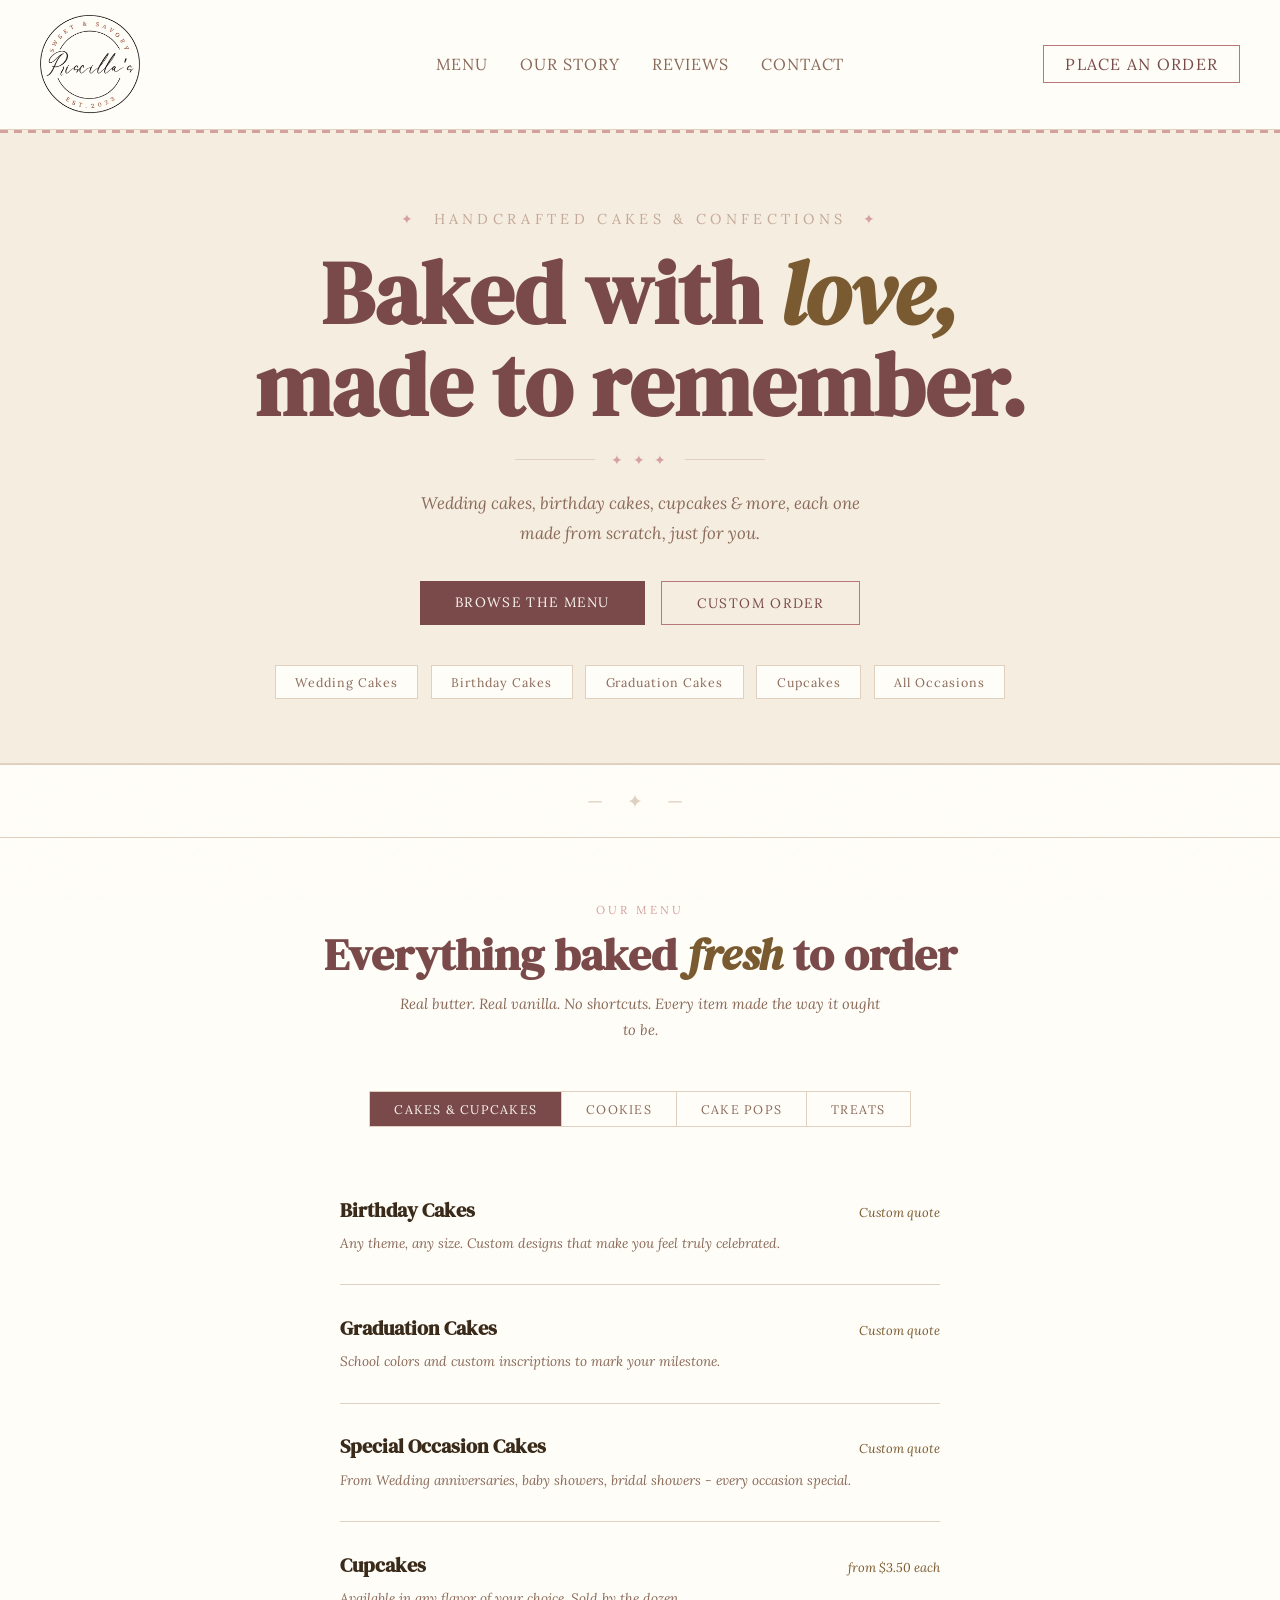
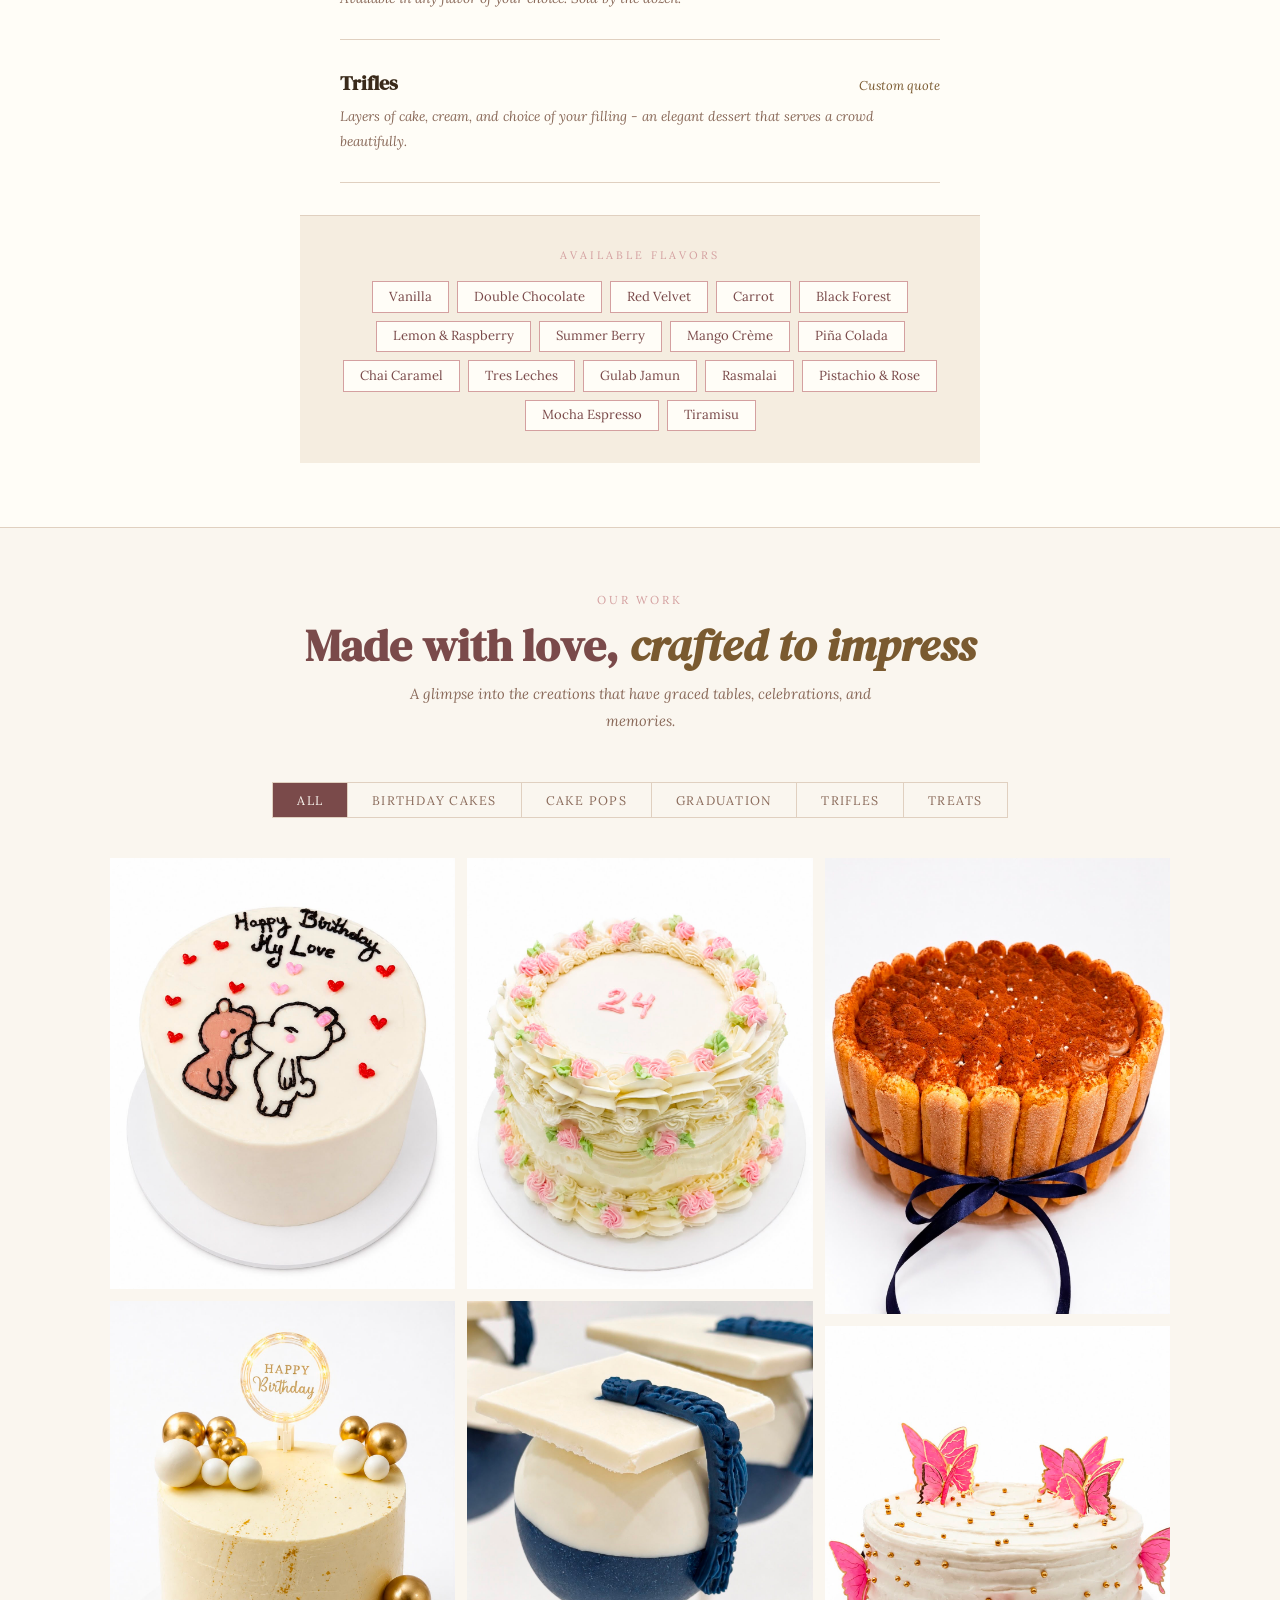
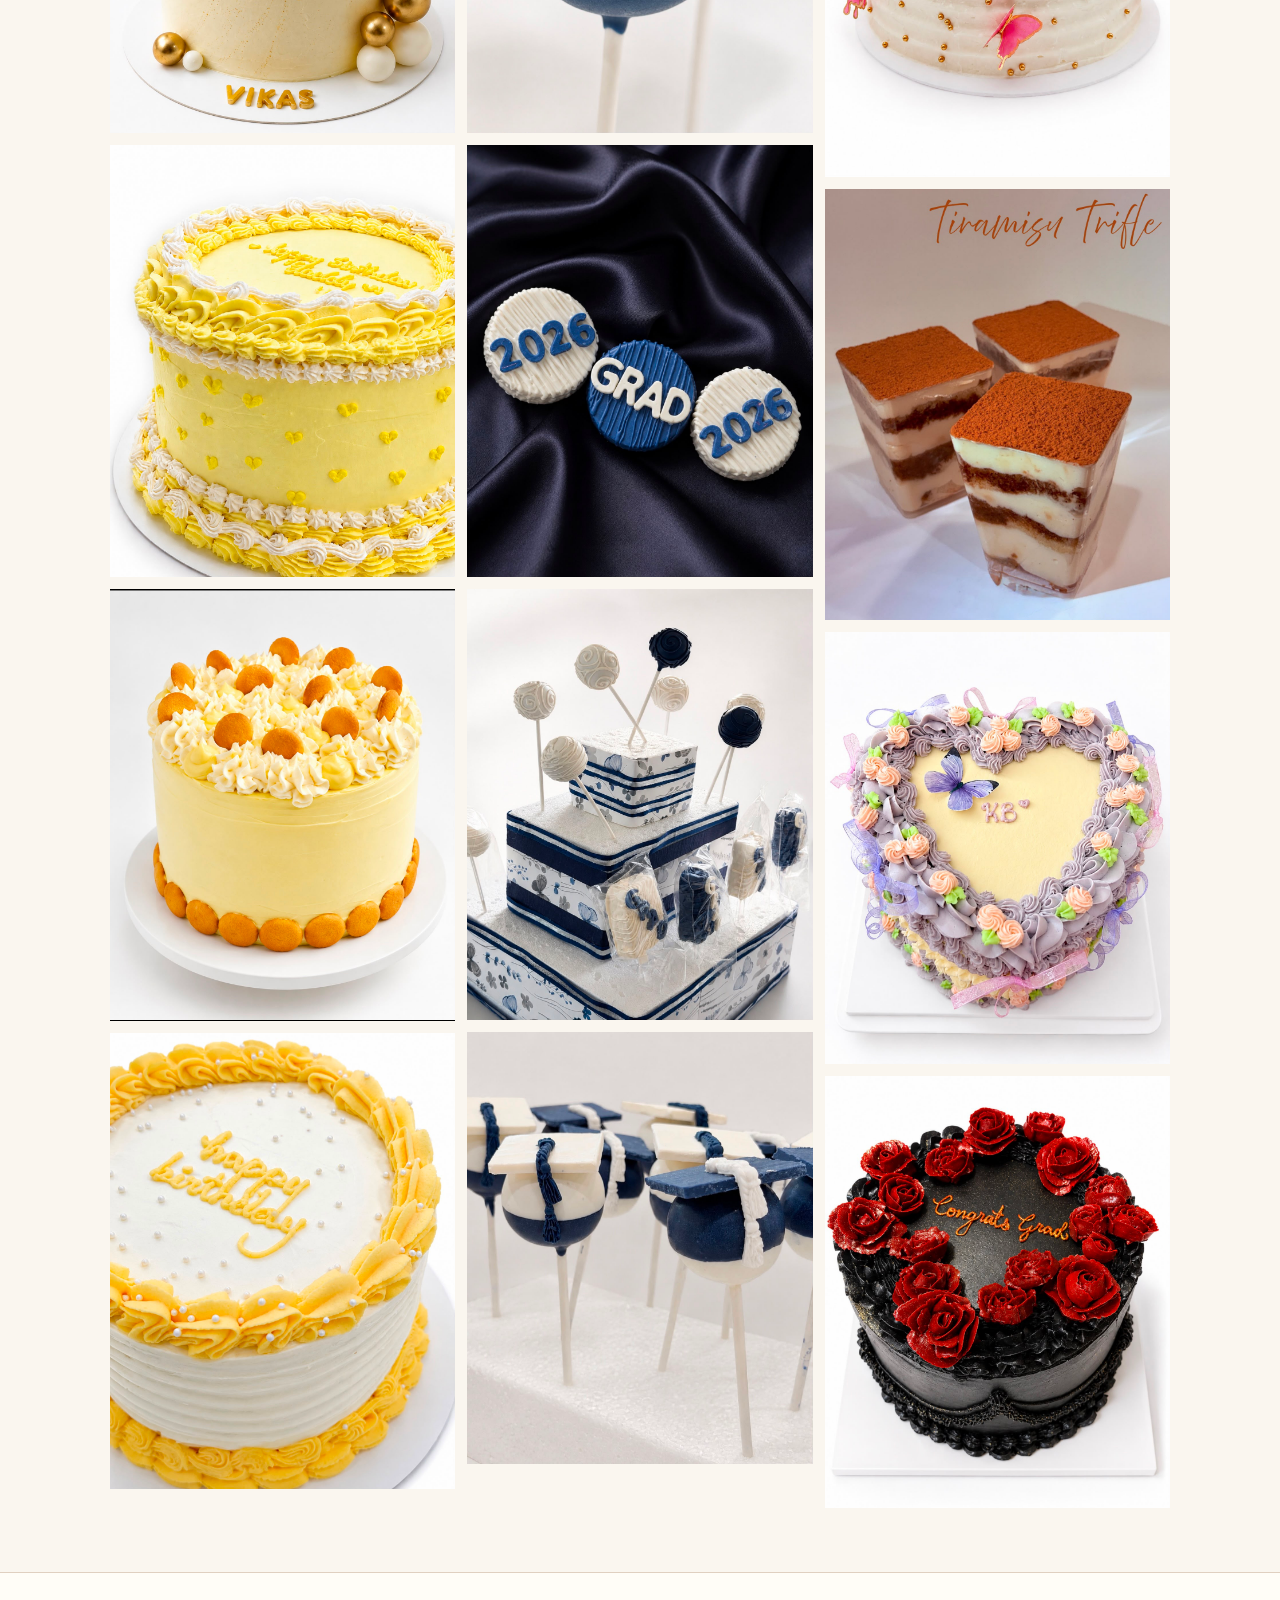
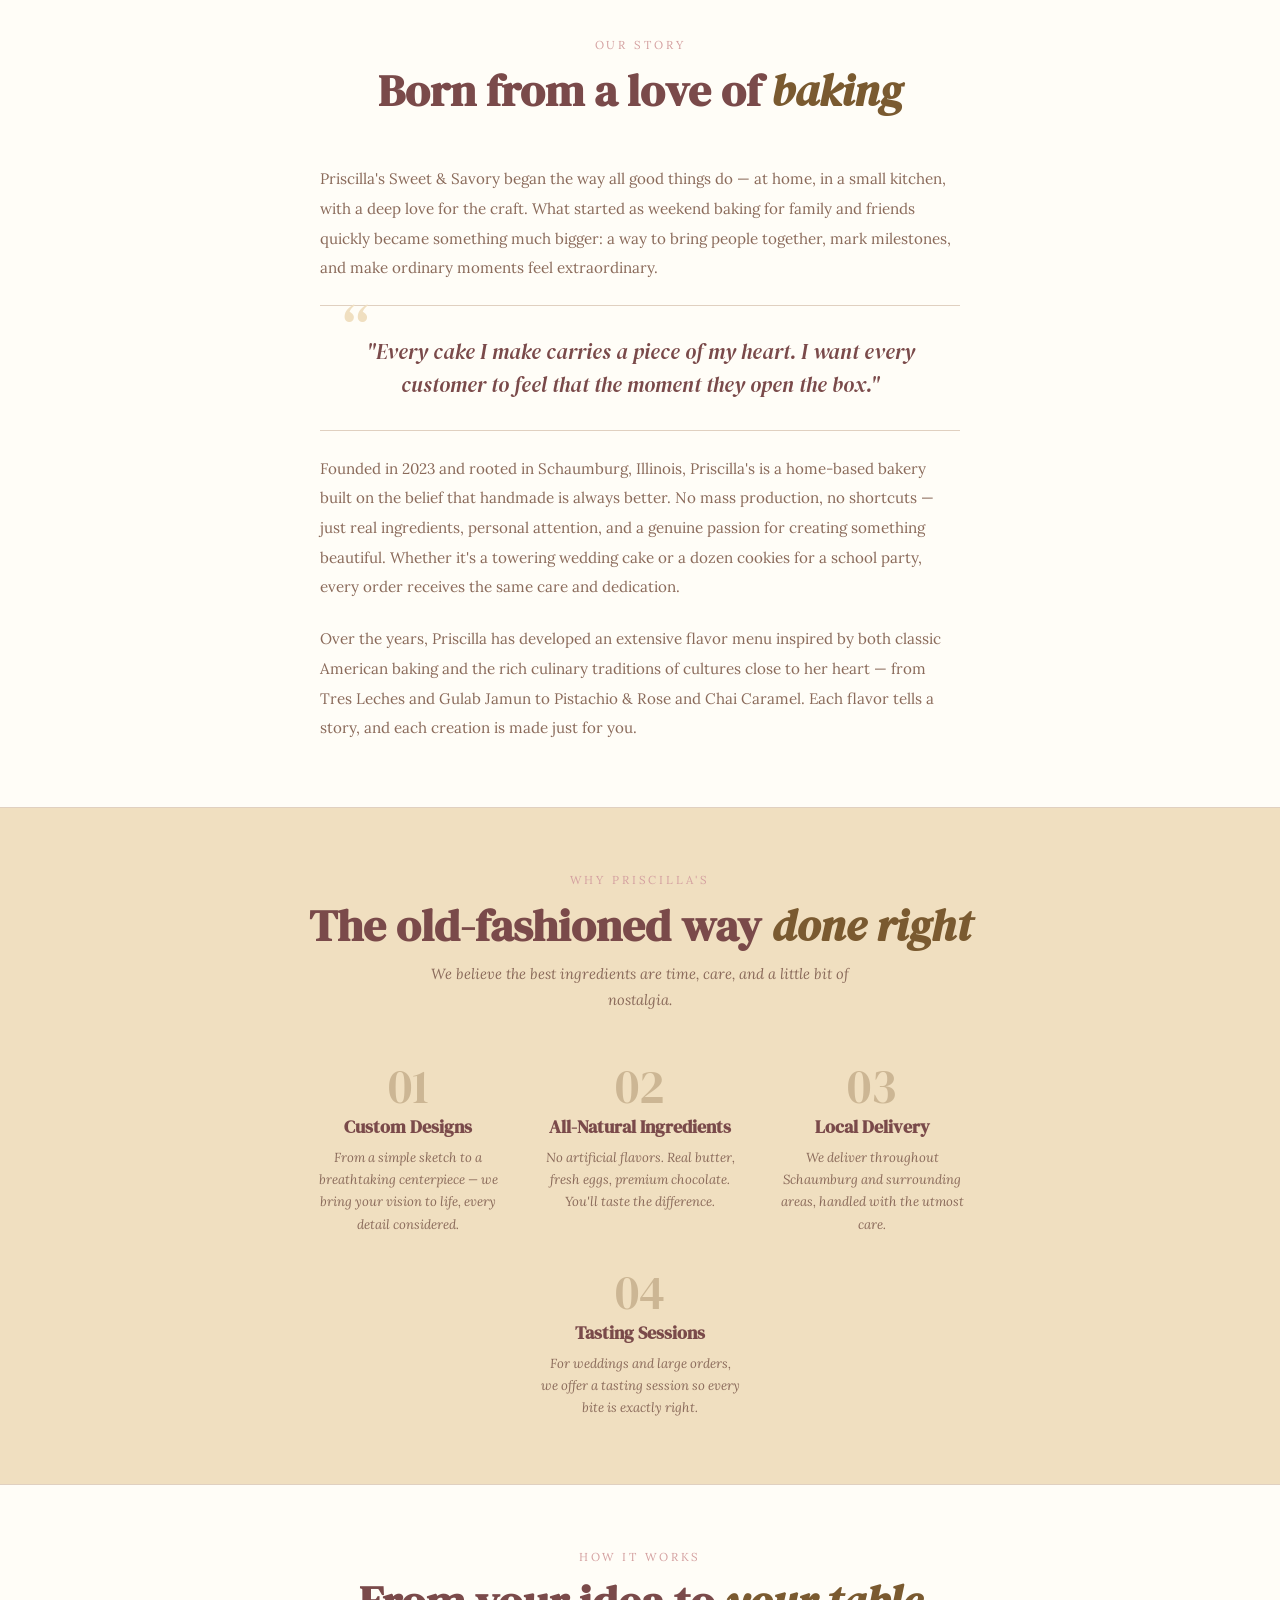
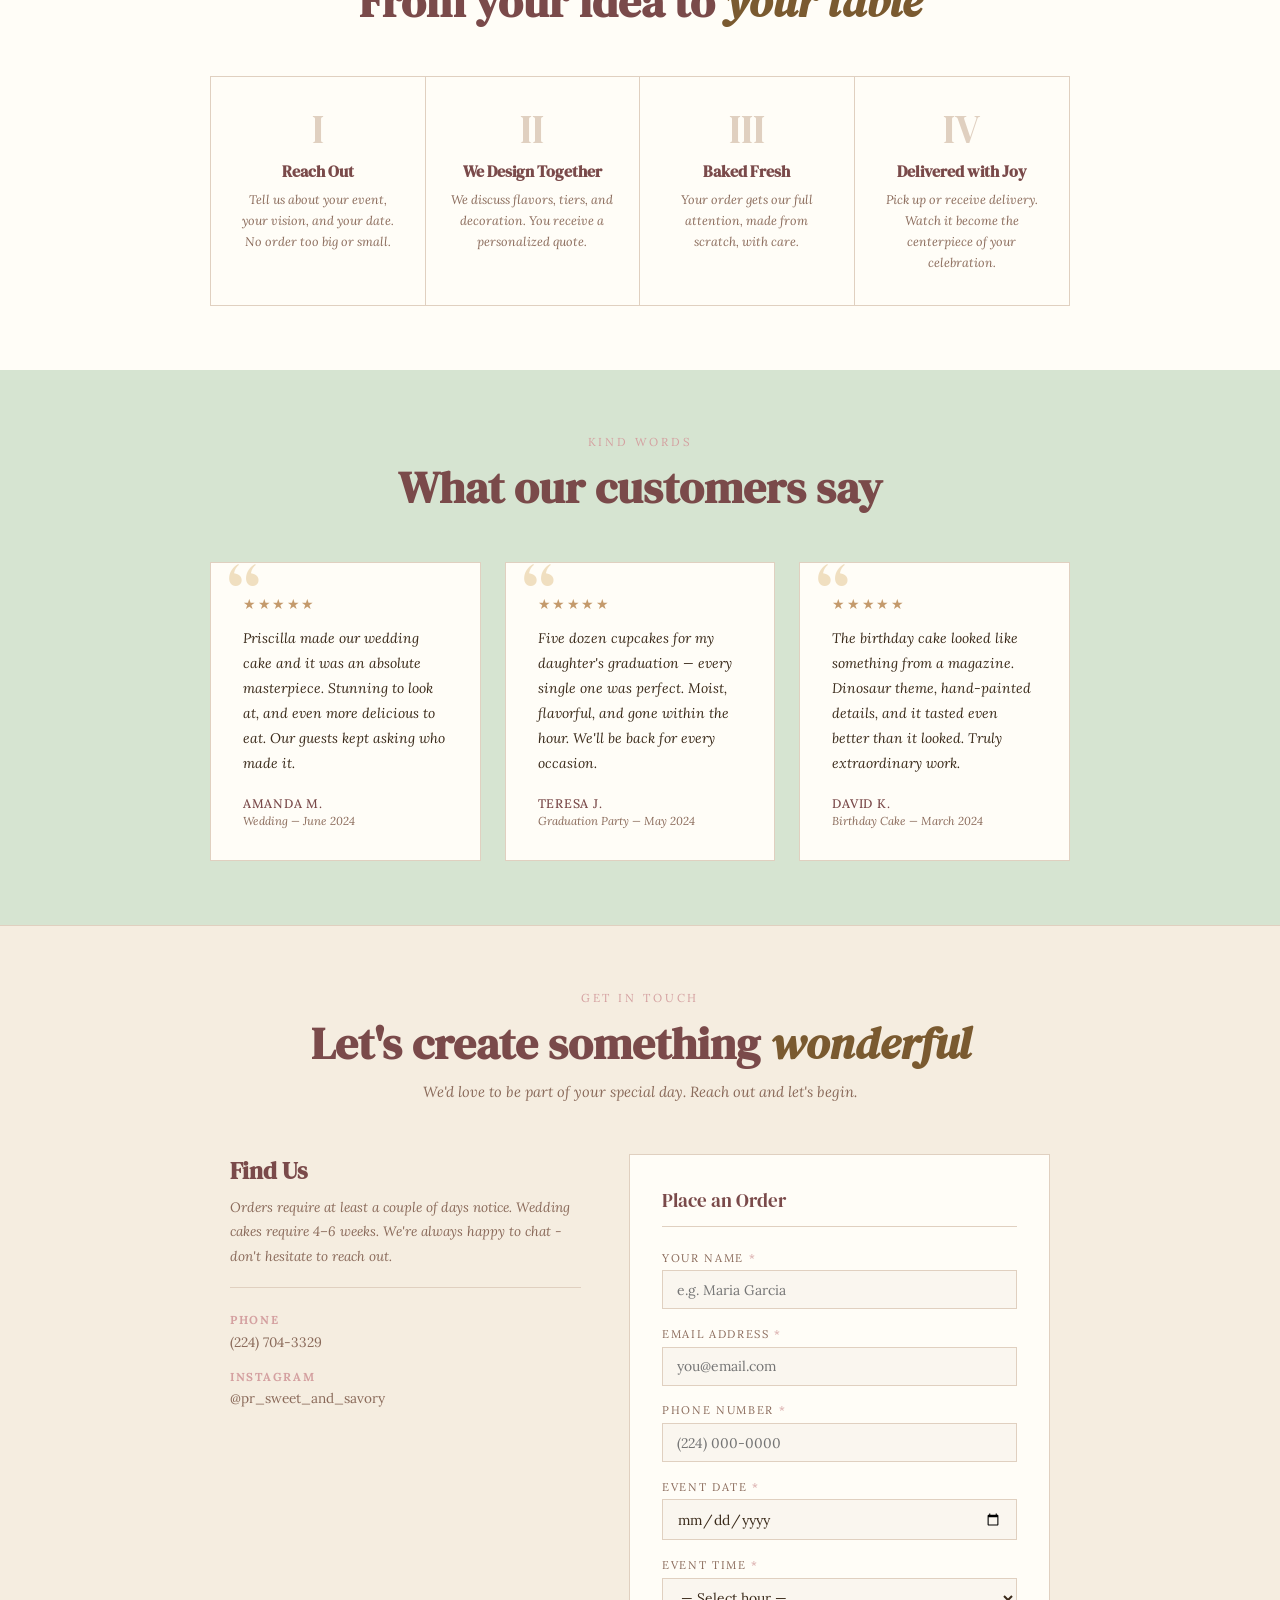
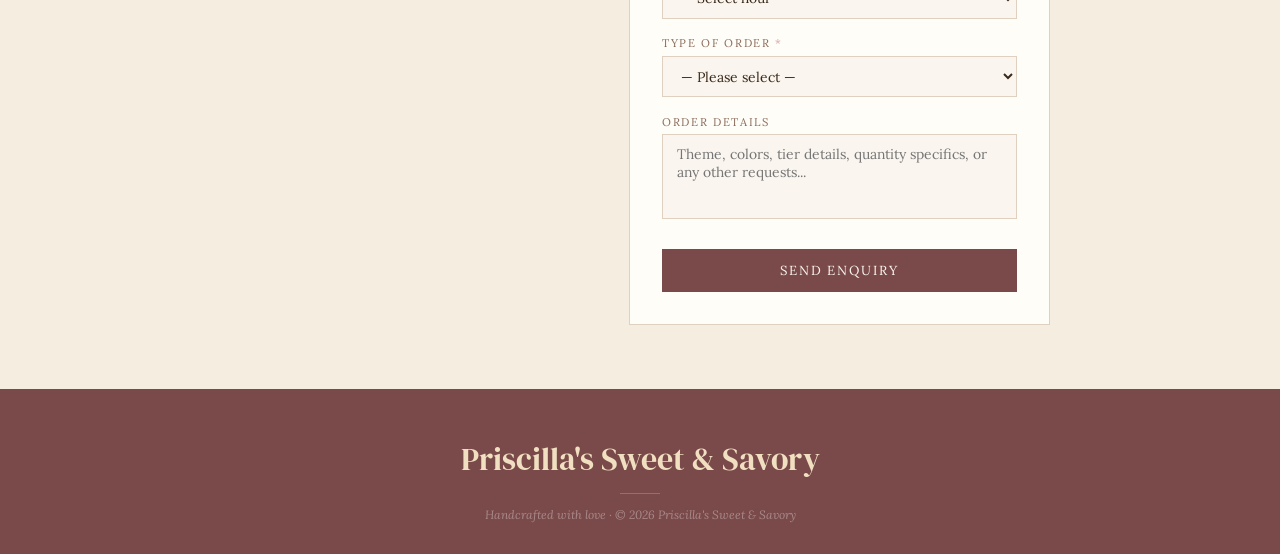
<file: index.html>
<!DOCTYPE html>
<html lang="en">
<head>
  <meta charset="UTF-8">
  <meta name="viewport" content="width=device-width, initial-scale=1.0, viewport-fit=cover">
  <meta name="theme-color" content="#faf6ef">
  <title>Priscilla's Sweet &amp; Savory</title>
  <link rel="stylesheet" href="css/styles.css">
</head>
<body id="top">

<h2 class="sr-only" style="position:absolute;width:1px;height:1px;overflow:hidden;clip:rect(0,0,0,0)">Priscilla's Sweet and Savory — Vintage bakery website</h2>

<!-- NAV -->
<nav>
  <div class="logo">
    <a href="#top"><img src="logo.png" alt="Priscilla's Sweet &amp; Savory" style="height:100px;width:auto;display:block;"></a>
  </div>
  <button class="nav-toggle" id="nav-toggle" aria-label="Toggle menu" aria-expanded="false" aria-controls="nav-center" onclick="toggleNav()">
    <span></span><span></span><span></span>
  </button>
  <ul class="nav-center" id="nav-center">
    <li><a href="#menu">Menu</a></li>
    <li><a href="#our-story">Our Story</a></li>
    <li><a href="#reviews">Reviews</a></li>
    <li><a href="#contact">Contact</a></li>
    <li class="nav-center-btn"><a class="nav-btn" href="#contact">Place an Order</a></li>
  </ul>
  <a class="nav-btn nav-btn-desktop" href="#contact">Place an Order</a>
</nav>

<!-- HERO -->
<section class="hero">
  <div class="hero-ornament"><span>✦</span> Handcrafted Cakes &amp; Confections <span>✦</span></div>
  <h1>Baked with <em>love,</em><br>made to remember.</h1>
  <div class="hero-rule"><div class="hero-rule-inner">✦ ✦ ✦</div></div>
  <p class="hero-sub">Wedding cakes, birthday cakes, cupcakes &amp; more, each one made from scratch, just for you.</p>
  <div class="hero-actions">
    <a class="btn-filled" href="#menu">Browse the Menu</a>
    <a class="btn-outline" href="#contact">Custom Order</a>
  </div>
  <div class="hero-tags">
    <div class="hero-tag">Wedding Cakes</div>
    <div class="hero-tag">Birthday Cakes</div>
    <div class="hero-tag">Graduation Cakes</div>
    <div class="hero-tag">Cupcakes</div>
    <div class="hero-tag">All Occasions</div>
  </div>
</section>

<!-- ORNAMENT -->
<div class="ornament-divider">— ✦ —</div>

<!-- MENU -->
<section class="menu-sec" id="menu">
  <div class="sec-header">
    <div class="sec-eyebrow">Our Menu</div>
    <h2 class="sec-title">Everything baked <em>fresh</em> to order</h2>
    <p class="sec-sub">Real butter. Real vanilla. No shortcuts. Every item made the way it ought to be.</p>
  </div>

  <div class="menu-tabs">
    <button class="mtab active" onclick="showCategory('cakes',this)">Cakes &amp; Cupcakes</button>
    <button class="mtab" onclick="showCategory('cookies',this)">Cookies</button>
    <button class="mtab" onclick="showCategory('cakepops',this)">Cake Pops</button>
    <button class="mtab" onclick="showCategory('treats',this)">Treats</button>
  </div>

  <!-- CAKES & CUPCAKES & TRIFLES -->
  <div class="menu-panel" id="panel-cakes">
    <div class="panel-item">
      <div class="panel-item-top"><h3>Birthday Cakes</h3><span class="price">Custom quote</span></div>
      <p>Any theme, any size. Custom designs that make you feel truly celebrated.</p>
    </div>
    <div class="panel-item">
      <div class="panel-item-top"><h3>Graduation Cakes</h3><span class="price">Custom quote</span></div>
      <p>School colors and custom inscriptions to mark your milestone.</p>
    </div>
    <div class="panel-item">
      <div class="panel-item-top"><h3>Special Occasion Cakes</h3><span class="price">Custom quote</span></div>
      <p>From Wedding anniversaries, baby showers, bridal showers - every occasion special.</p>
    </div>
    <div class="panel-item">
      <div class="panel-item-top"><h3>Cupcakes</h3><span class="price">from $3.50 each</span></div>
      <p>Available in any flavor of your choice. Sold by the dozen.</p>
    </div>
    <div class="panel-item">
      <div class="panel-item-top"><h3>Trifles</h3><span class="price">Custom quote</span></div>
      <p>Layers of cake, cream, and choice of your filling - an elegant dessert that serves a crowd beautifully.</p>
    </div>
    <div class="panel-flavors">
      <div class="panel-flavors-label">Available Flavors</div>
      <div class="flavor-chips">
        <span class="fchip">Vanilla</span>
        <span class="fchip">Double Chocolate</span>
        <span class="fchip">Red Velvet</span>
        <span class="fchip">Carrot</span>
        <span class="fchip">Black Forest</span>
        <span class="fchip">Lemon &amp; Raspberry</span>
        <span class="fchip">Summer Berry</span>
        <span class="fchip">Mango Crème</span>
        <span class="fchip">Piña Colada</span>
        <span class="fchip">Chai Caramel</span>
        <span class="fchip">Tres Leches</span>
        <span class="fchip">Gulab Jamun</span>
        <span class="fchip">Rasmalai</span>
        <span class="fchip">Pistachio &amp; Rose</span>
        <span class="fchip">Mocha Espresso</span>
        <span class="fchip">Tiramisu</span>
      </div>
    </div>
  </div>

  <!-- COOKIES -->
  <div class="menu-panel hidden" id="panel-cookies">
    <div class="panel-item">
      <div class="panel-item-top"><h3>Cookies</h3><span class="price">Custom quote</span></div>
      <p>Soft, buttery, and packed with flavor - perfect for favors, gift boxes, or a sweet treat just because. Sold by the dozen.</p>
    </div>
    <div class="panel-flavors">
      <div class="panel-flavors-label">Available Flavors</div>
      <div class="flavor-chips">
        <span class="fchip">Chocolate Chip</span>
        <span class="fchip">Brown Butter Chocolate Chip</span>
        <span class="fchip">Sugar Cookie</span>
        <span class="fchip">Double Chocolate Chip</span>
        <span class="fchip">Peanut Butter</span>
        <span class="fchip">Snickerdoodle</span>
        <span class="fchip">Oatmeal Raisin</span>
        <span class="fchip">White Chocolate Macadamia Nut</span>
        <span class="fchip">Red Velvet</span>
        <span class="fchip">S'mores</span>
        <span class="fchip">Lemon Crinkle</span>
        <span class="fchip">Shortbread (Checkered)</span>
        <span class="fchip">Gingerbread</span>
        <span class="fchip">Peppermint</span>
      </div>
    </div>
  </div>

  <!-- CAKE POPS -->
  <div class="menu-panel hidden" id="panel-cakepops">
    <div class="panel-item">
      <div class="panel-item-top"><h3>Cake Pops</h3><span class="price">Custom quote</span></div>
      <p>Moist cake crumbles, beautifully decorated to match your event's theme.</p>
    </div>
    <div class="panel-flavors">
      <div class="panel-flavors-label">Available Flavors</div>
      <div class="flavor-chips">
        <span class="fchip">Vanilla</span>
        <span class="fchip">Chocolate</span>
        <span class="fchip">Red Velvet</span>
        <span class="fchip">Lemon</span>
        <span class="fchip">Birthday Cake</span>
        <span class="fchip">Carrot Cake</span>
      </div>
    </div>
  </div>

  <!-- TREATS -->
  <div class="menu-panel hidden" id="panel-treats">
    <div class="panel-item">
      <div class="panel-item-top"><h3>Chocolate-Covered Oreos</h3><span class="price">Custom quote</span></div>
      <p>Classic Oreos hand-dipped in rich chocolate and decorated to match your event's theme. Great for party favors.</p>
    </div>
    <div class="panel-item">
      <div class="panel-item-top"><h3>Rice Crispy Treats</h3><span class="price">Custom quote</span></div>
      <p>Gooey and dipped in chocolate - a nostalgic favorite dressed up for any celebration.</p>
    </div>
  </div>

</section>

<!-- GALLERY -->
<section class="gallery-sec">
  <div class="sec-header">
    <div class="sec-eyebrow">Our Work</div>
    <h2 class="sec-title">Made with love, <em>crafted to impress</em></h2>
    <p class="sec-sub">A glimpse into the creations that have graced tables, celebrations, and memories.</p>
  </div>

  <div class="gallery-tabs">
    <button class="gtab active" onclick="filterGallery('all',this)">All</button>
    <button class="gtab" onclick="filterGallery('birthday',this)">Birthday Cakes</button>
    <button class="gtab" onclick="filterGallery('cakepops',this)">Cake Pops</button>
    <button class="gtab" onclick="filterGallery('graduation',this)">Graduation</button>
    <button class="gtab" onclick="filterGallery('trifles',this)">Trifles</button>
    <button class="gtab" onclick="filterGallery('treats',this)">Treats</button>
  </div>

  <div class="gallery-grid">
    <div class="gallery-item" data-cat="birthday">
      <img src="images/1.jpeg" alt="Birthday Cake">
      <div class="gallery-overlay"><span>Birthday Cake</span></div>
    </div>
    <div class="gallery-item" data-cat="birthday">
      <img src="images/2.jpeg" alt="Birthday Cake">
      <div class="gallery-overlay"><span>Birthday Cake</span></div>
    </div>
    <div class="gallery-item" data-cat="birthday">
      <img src="images/3.jpeg" alt="Birthday Cake">
      <div class="gallery-overlay"><span>Birthday Cake</span></div>
    </div>
    <div class="gallery-item" data-cat="birthday">
      <img src="images/4.jpeg" alt="Birthday Cake">
      <div class="gallery-overlay"><span>Birthday Cake</span></div>
    </div>
    <div class="gallery-item" data-cat="birthday">
      <img src="images/5.jpeg" alt="Birthday Cake">
      <div class="gallery-overlay"><span>Birthday Cake</span></div>
    </div>
    <div class="gallery-item" data-cat="birthday">
      <img src="images/6.jpeg" alt="Birthday Cake">
      <div class="gallery-overlay"><span>Birthday Cake</span></div>
    </div>
    <div class="gallery-item" data-cat="cakepops">
      <img src="images/7.jpeg" alt="Cake Pops">
      <div class="gallery-overlay"><span>Cake Pops</span></div>
    </div>
    <div class="gallery-item" data-cat="cakepops">
      <img src="images/8.jpeg" alt="Cake Pops">
      <div class="gallery-overlay"><span>Cake Pops</span></div>
    </div>
    <div class="gallery-item" data-cat="treats">
      <img src="images/9.jpeg" alt="Chocolate-Covered Oreos">
      <div class="gallery-overlay"><span>Chocolate-Covered Oreos</span></div>
    </div>
    <div class="gallery-item" data-cat="cakepops">
      <img src="images/10.jpeg" alt="Cake Pops">
      <div class="gallery-overlay"><span>Cake Pops</span></div>
    </div>
    <div class="gallery-item" data-cat="birthday">
      <img src="images/11.jpeg" alt="Birthday Cake">
      <div class="gallery-overlay"><span>Birthday Cake</span></div>
    </div>
    <div class="gallery-item" data-cat="birthday">
      <img src="images/12.jpeg" alt="Birthday Cake">
      <div class="gallery-overlay"><span>Birthday Cake</span></div>
    </div>
    <div class="gallery-item" data-cat="trifles">
      <img src="images/13.jpeg" alt="Trifle">
      <div class="gallery-overlay"><span>Trifle</span></div>
    </div>
    <div class="gallery-item" data-cat="birthday">
      <img src="images/14.jpeg" alt="Birthday Cake">
      <div class="gallery-overlay"><span>Birthday Cake</span></div>
    </div>
    <div class="gallery-item" data-cat="graduation">
      <img src="images/15.jpeg" alt="Graduation Cake">
      <div class="gallery-overlay"><span>Graduation Cake</span></div>
    </div>
  </div>
</section>

<!-- OUR STORY -->
<section class="story-sec" id="our-story">
  <div class="sec-header">
    <div class="sec-eyebrow">Our Story</div>
    <h2 class="sec-title">Born from a love of <em>baking</em></h2>
  </div>
  <div class="story-body">
    <p>Priscilla's Sweet &amp; Savory began the way all good things do — at home, in a small kitchen, with a deep love for the craft. What started as weekend baking for family and friends quickly became something much bigger: a way to bring people together, mark milestones, and make ordinary moments feel extraordinary.</p>
    <blockquote class="story-quote">"Every cake I make carries a piece of my heart. I want every customer to feel that the moment they open the box."</blockquote>
    <p>Founded in 2023 and rooted in Schaumburg, Illinois, Priscilla's is a home-based bakery built on the belief that handmade is always better. No mass production, no shortcuts — just real ingredients, personal attention, and a genuine passion for creating something beautiful. Whether it's a towering wedding cake or a dozen cookies for a school party, every order receives the same care and dedication.</p>
    <p>Over the years, Priscilla has developed an extensive flavor menu inspired by both classic American baking and the rich culinary traditions of cultures close to her heart — from Tres Leches and Gulab Jamun to Pistachio &amp; Rose and Chai Caramel. Each flavor tells a story, and each creation is made just for you.</p>
  </div>
</section>

<!-- SPECIALTIES -->
<section class="spec-sec">
  <div class="sec-header">
    <div class="sec-eyebrow">Why Priscilla's</div>
    <h2 class="sec-title">The old-fashioned way <em>done right</em></h2>
    <p class="sec-sub">We believe the best ingredients are time, care, and a little bit of nostalgia.</p>
  </div>
  <div class="spec-grid">
    <div class="spec-item">
      <div class="spec-num">01</div>
      <h3>Custom Designs</h3>
      <p>From a simple sketch to a breathtaking centerpiece — we bring your vision to life, every detail considered.</p>
    </div>
    <div class="spec-item">
      <div class="spec-num">02</div>
      <h3>All-Natural Ingredients</h3>
      <p>No artificial flavors. Real butter, fresh eggs, premium chocolate. You'll taste the difference.</p>
    </div>
    <div class="spec-item">
      <div class="spec-num">03</div>
      <h3>Local Delivery</h3>
      <p>We deliver throughout Schaumburg and surrounding areas, handled with the utmost care.</p>
    </div>
    <div class="spec-item">
      <div class="spec-num">04</div>
      <h3>Tasting Sessions</h3>
      <p>For weddings and large orders, we offer a tasting session so every bite is exactly right.</p>
    </div>
  </div>
</section>

<!-- PROCESS -->
<section class="process-sec">
  <div class="sec-header">
    <div class="sec-eyebrow">How It Works</div>
    <h2 class="sec-title">From your idea to <em>your table</em></h2>
  </div>
  <div class="process-row">
    <div class="process-step">
      <div class="step-letter">I</div>
      <h4>Reach Out</h4>
      <p>Tell us about your event, your vision, and your date. No order too big or small.</p>
    </div>
    <div class="process-step">
      <div class="step-letter">II</div>
      <h4>We Design Together</h4>
      <p>We discuss flavors, tiers, and decoration. You receive a personalized quote.</p>
    </div>
    <div class="process-step">
      <div class="step-letter">III</div>
      <h4>Baked Fresh</h4>
      <p>Your order gets our full attention, made from scratch, with care.</p>
    </div>
    <div class="process-step">
      <div class="step-letter">IV</div>
      <h4>Delivered with Joy</h4>
      <p>Pick up or receive delivery. Watch it become the centerpiece of your celebration.</p>
    </div>
  </div>
</section>

<!-- REVIEWS -->
<section class="reviews-sec" id="reviews">
  <div class="sec-header">
    <div class="sec-eyebrow">Kind Words</div>
    <h2 class="sec-title">What our customers say</h2>
  </div>
  <div class="reviews-grid">
    <div class="review">
      <div class="stars">★★★★★</div>
      <p>Priscilla made our wedding cake and it was an absolute masterpiece. Stunning to look at, and even more delicious to eat. Our guests kept asking who made it.</p>
      <div class="reviewer-name">Amanda M.</div>
      <div class="reviewer-event">Wedding — June 2024</div>
    </div>
    <div class="review">
      <div class="stars">★★★★★</div>
      <p>Five dozen cupcakes for my daughter's graduation — every single one was perfect. Moist, flavorful, and gone within the hour. We'll be back for every occasion.</p>
      <div class="reviewer-name">Teresa J.</div>
      <div class="reviewer-event">Graduation Party — May 2024</div>
    </div>
    <div class="review">
      <div class="stars">★★★★★</div>
      <p>The birthday cake looked like something from a magazine. Dinosaur theme, hand-painted details, and it tasted even better than it looked. Truly extraordinary work.</p>
      <div class="reviewer-name">David K.</div>
      <div class="reviewer-event">Birthday Cake — March 2024</div>
    </div>
  </div>
</section>

<!-- CONTACT -->
<section class="contact-sec" id="contact">
  <div class="sec-header">
    <div class="sec-eyebrow">Get in Touch</div>
    <h2 class="sec-title">Let's create something <em>wonderful</em></h2>
    <p class="sec-sub">We'd love to be part of your special day. Reach out and let's begin.</p>
  </div>
  <div class="contact-inner">
    <div class="contact-info">
      <h3>Find Us</h3>
      <p>Orders require at least a couple of days notice. Wedding cakes require 4–6 weeks. We're always happy to chat - don't hesitate to reach out.</p>
      <div class="info-line"><strong>Phone</strong><span>(224) 704-3329</span></div>
      <div class="info-line"><strong>Instagram</strong><span>@pr_sweet_and_savory</span></div>
    </div>
    <div>
      <form class="form-wrap" id="order-form" action="https://formspree.io/f/xnjkkepe" method="POST" enctype="multipart/form-data">
        <div class="form-title">Place an Order</div>

        <!-- Core fields -->
        <div class="fg"><label>Your Name <span class="req">*</span></label><input type="text" name="name" placeholder="e.g. Maria Garcia" required></div>
        <div class="fg"><label>Email Address <span class="req">*</span></label><input type="email" name="email" placeholder="you@email.com" required></div>
        <div class="fg"><label>Phone Number <span class="req">*</span></label><input type="tel" name="phone" placeholder="(224) 000-0000" required></div>
        <div class="fg"><label>Event Date <span class="req">*</span></label><input type="date" name="event_date" required></div>
        <div class="fg">
          <label>Event Time <span class="req">*</span></label>
          <select name="event_time" required>
            <option value="">— Select hour —</option>
            <option>12:00 AM</option>
            <option>1:00 AM</option>
            <option>2:00 AM</option>
            <option>3:00 AM</option>
            <option>4:00 AM</option>
            <option>5:00 AM</option>
            <option>6:00 AM</option>
            <option>7:00 AM</option>
            <option>8:00 AM</option>
            <option>9:00 AM</option>
            <option>10:00 AM</option>
            <option>11:00 AM</option>
            <option>12:00 PM</option>
            <option>1:00 PM</option>
            <option>2:00 PM</option>
            <option>3:00 PM</option>
            <option>4:00 PM</option>
            <option>5:00 PM</option>
            <option>6:00 PM</option>
            <option>7:00 PM</option>
            <option>8:00 PM</option>
            <option>9:00 PM</option>
            <option>10:00 PM</option>
            <option>11:00 PM</option>
          </select>
        </div>
        <div class="fg">
          <label>Type of Order <span class="req">*</span></label>
          <select id="order-type" name="order_type" onchange="updateOrderForm(this.value)" required>
            <option value="">— Please select —</option>
            <option value="cake">Cake</option>
            <option value="cupcakes">Cupcakes</option>
            <option value="cookies">Cookies</option>
            <option value="cakepops">Cake Pops</option>
            <option value="treats">Treats</option>
          </select>
        </div>

        <!-- CAKE -->
        <div class="order-fields" id="fields-cake">
          <div class="fg"><label>Occasion <span class="req">*</span></label><input type="text" name="occasion" placeholder="e.g. Birthday, Wedding, Quinceañera"></div>
          <div class="fg">
            <label>Cake Size</label>
            <select name="cake_size">
              <option value="">— Select size —</option>
              <option>Bento (4 inch)</option>
              <option>6 inch</option>
              <option>8 inch</option>
              <option>10 inch</option>
              <option>12 inch</option>
              <option>Sheet (customizable)</option>
            </select>
          </div>
          <div class="fg">
            <label>Tiered Cake?</label>
            <div class="radio-group">
              <label class="rlabel"><input type="radio" name="tiered" value="No" checked onchange="showNote('tier-note', false)"> No</label>
              <label class="rlabel"><input type="radio" name="tiered" value="Yes" onchange="showNote('tier-note', true)"> Yes</label>
            </div>
            <p class="form-note" id="tier-note" style="display:none">Please describe each tier's size and flavor in Order Details below.</p>
          </div>
          <div class="fg"><label>Inspiration Photo</label><input type="file" name="inspiration_photo" accept="image/*" class="file-input"></div>
        </div>

        <!-- CUPCAKES -->
        <div class="order-fields" id="fields-cupcakes">
          <div class="fg">
            <label>Quantity</label>
            <select name="cupcakes_quantity" onchange="showNote('cupcakes-qty-note', this.value==='more')">
              <option value="">— Select dozens —</option>
              <option value="Half dozen (6)">Half dozen (6)</option>
              <option value="1 dozen (12)">1 dozen (12)</option>
              <option value="2 dozen (24)">2 dozen (24)</option>
              <option value="3 dozen (36)">3 dozen (36)</option>
              <option value="more">More than 3 dozen</option>
            </select>
            <p class="form-note" id="cupcakes-qty-note" style="display:none">Please specify the exact quantity in Order Details.</p>
          </div>
          <div class="fg">
            <label>Flavor</label>
            <select name="cupcakes_flavor" onchange="showNote('cupcakes-flavor-note', this.value==='Mix &amp; Match')">
              <option value="Mix &amp; Match">Mix &amp; Match</option>
              <option>Vanilla</option><option>Double Chocolate</option><option>Red Velvet</option>
              <option>Carrot</option><option>Black Forest</option><option>Lemon &amp; Raspberry</option>
              <option>Summer Berry</option><option>Mango Crème</option><option>Piña Colada</option>
              <option>Chai Caramel</option><option>Tres Leches</option><option>Gulab Jamun</option>
              <option>Rasmalai</option><option>Pistachio &amp; Rose</option><option>Mocha Espresso</option>
              <option>Tiramisu</option>
            </select>
            <p class="form-note" id="cupcakes-flavor-note">Please specify your flavor mix in Order Details.</p>
          </div>
          <div class="fg"><label>Inspiration Photo</label><input type="file" name="inspiration_photo" accept="image/*" class="file-input"></div>
        </div>

        <!-- COOKIES -->
        <div class="order-fields" id="fields-cookies">
          <div class="fg">
            <label>Quantity</label>
            <select name="cookies_quantity" onchange="showNote('cookies-qty-note', this.value==='more')">
              <option value="">— Select dozens —</option>
              <option value="Half dozen (6)">Half dozen (6)</option>
              <option value="1 dozen (12)">1 dozen (12)</option>
              <option value="2 dozen (24)">2 dozen (24)</option>
              <option value="3 dozen (36)">3 dozen (36)</option>
              <option value="more">More than 3 dozen</option>
            </select>
            <p class="form-note" id="cookies-qty-note" style="display:none">Please specify the exact quantity in Order Details.</p>
          </div>
          <div class="fg">
            <label>Flavor</label>
            <select name="cookies_flavor" onchange="showNote('cookies-flavor-note', this.value==='Mix &amp; Match')">
              <option value="Mix &amp; Match">Mix &amp; Match</option>
              <option>Chocolate Chip</option><option>Brown Butter Chocolate Chip</option>
              <option>Sugar Cookie</option><option>Double Chocolate Chip</option>
              <option>Peanut Butter</option><option>Snickerdoodle</option>
              <option>Oatmeal Raisin</option><option>White Chocolate Macadamia Nut</option>
              <option>Red Velvet</option><option>S'mores</option><option>Lemon Crinkle</option>
              <option>Shortbread (Checkered)</option><option>Gingerbread</option><option>Peppermint</option>
            </select>
            <p class="form-note" id="cookies-flavor-note">Please specify your flavor mix in Order Details.</p>
          </div>
          <div class="fg"><label>Inspiration Photo</label><input type="file" name="inspiration_photo" accept="image/*" class="file-input"></div>
        </div>

        <!-- CAKE POPS -->
        <div class="order-fields" id="fields-cakepops">
          <div class="fg">
            <label>Quantity</label>
            <select name="cakepops_quantity" onchange="showNote('cakepops-qty-note', this.value==='more')">
              <option value="">— Select dozens —</option>
              <option value="Half dozen (6)">Half dozen (6)</option>
              <option value="1 dozen (12)">1 dozen (12)</option>
              <option value="2 dozen (24)">2 dozen (24)</option>
              <option value="3 dozen (36)">3 dozen (36)</option>
              <option value="more">More than 3 dozen</option>
            </select>
            <p class="form-note" id="cakepops-qty-note" style="display:none">Please specify the exact quantity in Order Details.</p>
          </div>
          <div class="fg">
            <label>Flavor</label>
            <select name="cakepops_flavor" onchange="showNote('cakepops-flavor-note', this.value==='Mix &amp; Match')">
              <option value="Mix &amp; Match">Mix &amp; Match</option>
              <option>Vanilla</option><option>Chocolate</option><option>Red Velvet</option>
              <option>Lemon</option><option>Birthday Cake</option><option>Carrot Cake</option>
            </select>
            <p class="form-note" id="cakepops-flavor-note">Please specify your flavor mix in Order Details.</p>
          </div>
          <div class="fg"><label>Inspiration Photo</label><input type="file" name="inspiration_photo" accept="image/*" class="file-input"></div>
        </div>

        <!-- TREATS -->
        <div class="order-fields" id="fields-treats">
          <div class="fg">
            <label>Type of Treat</label>
            <select name="treat_type">
              <option value="">— Select type —</option>
              <option>Chocolate Covered Oreos</option>
              <option>Rice Crispies</option>
            </select>
          </div>
          <div class="fg">
            <label>Quantity</label>
            <select name="treats_quantity" onchange="showNote('treats-qty-note', this.value==='more')">
              <option value="">— Select dozens —</option>
              <option value="Half dozen (6)">Half dozen (6)</option>
              <option value="1 dozen (12)">1 dozen (12)</option>
              <option value="2 dozen (24)">2 dozen (24)</option>
              <option value="3 dozen (36)">3 dozen (36)</option>
              <option value="more">More than 3 dozen</option>
            </select>
            <p class="form-note" id="treats-qty-note" style="display:none">Please specify the exact quantity in Order Details.</p>
          </div>
          <div class="fg">
            <label>Flavor</label>
            <select name="treats_flavor" onchange="showNote('treats-flavor-note', this.value==='Mix &amp; Match')">
              <option value="Mix &amp; Match">Mix &amp; Match</option>
              <option>Vanilla</option><option>Double Chocolate</option><option>Red Velvet</option>
              <option>Carrot</option><option>Black Forest</option><option>Lemon &amp; Raspberry</option>
              <option>Summer Berry</option><option>Mango Crème</option><option>Piña Colada</option>
              <option>Chai Caramel</option><option>Tres Leches</option><option>Gulab Jamun</option>
              <option>Rasmalai</option><option>Pistachio &amp; Rose</option><option>Mocha Espresso</option>
              <option>Tiramisu</option>
            </select>
            <p class="form-note" id="treats-flavor-note">Please specify your flavor mix in Order Details.</p>
          </div>
          <div class="fg"><label>Inspiration Photo</label><input type="file" name="inspiration_photo" accept="image/*" class="file-input"></div>
        </div>

        <!-- Always visible -->
        <div class="fg"><label>Order Details</label><textarea name="order_details" placeholder="Theme, colors, tier details, quantity specifics, or any other requests..."></textarea></div>
        <p class="form-error" id="form-error" style="display:none">Something went wrong sending your enquiry. Please try again, or call us directly.</p>
        <button type="submit" class="form-submit">Send Enquiry</button>
      </form>
      <div class="form-wrap form-success" id="form-success" style="display:none">
        <div class="form-success-icon">✦</div>
        <h3>Thank You!</h3>
        <p>Your enquiry has been received. Someone from our team will reach out to you soon.</p>
      </div>
    </div>
  </div>
</section>

<!-- FOOTER -->
<footer>
  <div class="f-logo-main">Priscilla's Sweet &amp; Savory</div>
  <div class="f-rule"></div>
  <p>Handcrafted with love · © 2026 Priscilla's Sweet &amp; Savory</p>
</footer>

<script src="js/main.js"></script>
</body>
</html>
</file>
<file: css/styles.css>
@import url('https://fonts.googleapis.com/css2?family=Playfair+Display:ital,wght@0,400;0,700;1,400;1,700&family=DM+Serif+Display:ital@0;1&family=Lora:ital,wght@0,400;0,500;1,400&display=swap');

*{box-sizing:border-box;margin:0;padding:0}
html{scroll-behavior:smooth;scroll-padding-top:150px;-webkit-text-size-adjust:100%;text-size-adjust:100%}
body{-webkit-tap-highlight-color:transparent}
button,input,textarea{font:inherit;-webkit-appearance:none;-moz-appearance:none;appearance:none;border-radius:0}
select{font:inherit;border-radius:0}
img{max-width:100%;height:auto}
:root{
  --cream:#faf6ef;--warm:#f5ede0;--paper:#fffdf7;
  --dusty-rose:#d4a0a0;--rose:#b87878;--rose-dark:#7a4a4a;
  --sage:#8fa882;--sage-light:#d6e4d1;--sage-dark:#4a6145;
  --caramel:#c49a6c;--caramel-light:#f0dfc0;--caramel-dark:#7a5a30;
  --lavender:#b8a8c8;--lavender-light:#e8e0f0;
  --text:#3a2a1a;--muted:#8a6a5a;--light-muted:#c4a898;
  --border:#e0d0c0;
}
body{font-family:'Lora',serif;background:var(--cream);color:var(--text);overflow-x:hidden}

/* TEXTURE OVERLAY */
body::before{content:'';position:fixed;inset:0;background-image:url("data:image/svg+xml,%3Csvg width='200' height='200' xmlns='http://www.w3.org/2000/svg'%3E%3Cfilter id='n'%3E%3CfeTurbulence type='fractalNoise' baseFrequency='0.9' numOctaves='4' stitchTiles='stitch'/%3E%3C/filter%3E%3Crect width='200' height='200' filter='url(%23n)' opacity='0.03'/%3E%3C/svg%3E");pointer-events:none;z-index:0;opacity:.4}

/* NAV */
nav{background:var(--paper);border-bottom:1px solid var(--border);padding:.9rem 2.5rem;display:grid;grid-template-columns:1fr auto 1fr;align-items:center;position:sticky;top:0;z-index:100}
.logo{justify-self:start}
.nav-center{justify-self:center}
.nav-btn{justify-self:end}
nav::after{content:'';display:block;position:absolute;bottom:-4px;left:0;right:0;height:3px;background:repeating-linear-gradient(90deg,var(--dusty-rose) 0,var(--dusty-rose) 8px,transparent 8px,transparent 14px)}
.logo{text-align:left}
.logo-main{font-family:'DM Serif Display',serif;font-size:1.5rem;color:var(--rose-dark);letter-spacing:.02em;line-height:1}
.logo-sub{font-family:'Lora',serif;font-size:.7rem;color:var(--muted);letter-spacing:.18em;text-transform:uppercase;margin-top:.15rem}
.nav-center{display:flex;gap:2rem;list-style:none}
.nav-center a{text-decoration:none;font-family:'Lora',serif;font-size:1rem;color:var(--muted);letter-spacing:.06em;text-transform:uppercase;transition:.2s;padding-bottom:2px;border-bottom:1px solid transparent}
.nav-center a:hover{color:var(--rose-dark);border-bottom-color:var(--dusty-rose)}
.nav-btn{background:transparent;border:1.5px solid var(--rose);color:var(--rose-dark);padding:.5rem 1.3rem;font-family:'Lora',serif;font-size:1rem;letter-spacing:.08em;text-transform:uppercase;cursor:pointer;transition:.2s;text-decoration:none;display:inline-block}
.nav-btn:hover{background:var(--rose);color:white}
.nav-center-btn{display:none}

/* HAMBURGER (hidden on desktop) */
.nav-toggle{display:none;flex-direction:column;justify-content:center;gap:5px;width:38px;height:38px;background:transparent;border:1px solid var(--border);padding:0;cursor:pointer;justify-self:end}
.nav-toggle span{display:block;width:20px;height:2px;background:var(--rose-dark);margin:0 auto;transition:.25s ease}
.nav-toggle.open span:nth-child(1){transform:translateY(7px) rotate(45deg)}
.nav-toggle.open span:nth-child(2){opacity:0}
.nav-toggle.open span:nth-child(3){transform:translateY(-7px) rotate(-45deg)}

@media(max-width:860px){
  nav{grid-template-columns:1fr auto}
  .nav-toggle{display:flex}
  .nav-btn-desktop{display:none}
  .nav-center{position:absolute;top:100%;left:0;right:0;background:var(--paper);border-bottom:1px solid var(--border);flex-direction:column;gap:0;max-height:0;overflow:hidden;transition:max-height .3s ease;justify-self:auto}
  .nav-center.open{max-height:400px}
  .nav-center li{width:100%;text-align:center}
  .nav-center a{display:block;padding:1rem 1.5rem;border-bottom:1px solid var(--border)}
  .nav-center-btn{display:block;padding:1.2rem 1.5rem}
  .nav-center-btn .nav-btn{width:100%}
}

/* HERO */
.hero{background:var(--warm);padding:5rem 2.5rem 4rem;text-align:center;position:relative;border-bottom:1px solid var(--border);overflow:hidden}
.hero-ornament{font-size:.9rem;letter-spacing:.3em;text-transform:uppercase;color:var(--light-muted);margin-bottom:1.2rem;font-family:'Lora',serif}
.hero-ornament span{color:var(--dusty-rose);margin:0 .5rem}
.hero h1{font-family:'DM Serif Display',serif;font-size:clamp(3rem,7vw,5.5rem);color:var(--rose-dark);line-height:1.05;margin-bottom:.6rem}
.hero h1 em{font-style:italic;color:var(--caramel-dark)}
.hero-rule{display:flex;align-items:center;gap:1rem;justify-content:center;margin:1.2rem 0}
.hero-rule::before,.hero-rule::after{content:'';flex:1;max-width:80px;height:1px;background:var(--border)}
.hero-rule-inner{color:var(--dusty-rose);font-size:.85rem;letter-spacing:.2em}
.hero-sub{font-family:'Lora',serif;font-size:1.05rem;color:var(--muted);max-width:480px;margin:0 auto 2rem;line-height:1.8;font-style:italic}
.hero-actions{display:flex;gap:1rem;justify-content:center;flex-wrap:wrap}
.btn-filled{background:var(--rose-dark);color:var(--cream);padding:.75rem 2.2rem;border:none;font-family:'Lora',serif;font-size:.85rem;letter-spacing:.1em;text-transform:uppercase;cursor:pointer;transition:.2s;text-decoration:none;display:inline-block}
.btn-filled:hover{background:var(--rose);letter-spacing:.14em}
.btn-outline{background:transparent;color:var(--rose-dark);padding:.75rem 2.2rem;border:1.5px solid var(--rose);font-family:'Lora',serif;font-size:.85rem;letter-spacing:.1em;text-transform:uppercase;cursor:pointer;transition:.2s;text-decoration:none;display:inline-block}
.btn-outline:hover{background:var(--warm)}
.hero-tags{display:flex;gap:.8rem;justify-content:center;flex-wrap:wrap;margin-top:2.5rem}
.hero-tag{background:var(--paper);border:1px solid var(--border);padding:.5rem 1.2rem;font-size:.78rem;color:var(--muted);letter-spacing:.08em;font-family:'Lora',serif}

/* DIVIDER */
.ornament-divider{text-align:center;padding:1.5rem;color:var(--border);font-size:1.2rem;letter-spacing:.6rem;background:var(--paper);border-top:1px solid var(--border);border-bottom:1px solid var(--border)}

/* MENU */
.menu-sec{background:var(--paper);padding:4rem 2.5rem}
.sec-header{text-align:center;margin-bottom:3rem}
.sec-eyebrow{font-family:'Lora',serif;font-size:.72rem;letter-spacing:.25em;text-transform:uppercase;color:var(--dusty-rose);margin-bottom:.8rem}
.sec-title{font-family:'DM Serif Display',serif;font-size:clamp(1.8rem,4vw,2.8rem);color:var(--rose-dark);margin-bottom:.6rem;line-height:1.15}
.sec-title em{font-style:italic;color:var(--caramel-dark)}
.sec-sub{font-family:'Lora',serif;font-size:.92rem;color:var(--muted);font-style:italic;line-height:1.8;max-width:480px;margin:0 auto}
.menu-tabs{display:flex;gap:0;justify-content:center;border:1px solid var(--border);width:fit-content;margin:0 auto 2.5rem}
.mtab{background:transparent;border:none;border-right:1px solid var(--border);padding:.55rem 1.5rem;font-family:'Lora',serif;font-size:.78rem;letter-spacing:.1em;text-transform:uppercase;color:var(--muted);cursor:pointer;transition:.2s}
.mtab:last-child{border-right:none}
.mtab.active,.mtab:hover{background:var(--rose-dark);color:var(--cream)}
.menu-panel{max-width:680px;margin:0 auto;background:var(--paper);padding:0 2.5rem}
.menu-panel.hidden{display:none}
.panel-item{padding:1.8rem 0;border-bottom:1px solid var(--border)}
.panel-item:last-of-type{border-bottom:none}
.panel-item-top{display:flex;justify-content:space-between;align-items:baseline;gap:1.5rem;margin-bottom:.45rem}
.panel-item h3{font-family:'DM Serif Display',serif;font-size:1.25rem;color:var(--text)}
.price{font-family:'Lora',serif;font-size:.8rem;color:var(--caramel-dark);font-style:italic;white-space:nowrap;flex-shrink:0}
.panel-item p{font-family:'Lora',serif;font-size:.85rem;color:var(--muted);line-height:1.8;font-style:italic}
.panel-flavors{margin:2rem -2.5rem 0;padding:2rem 2.5rem;background:var(--warm);border-top:1px solid var(--border)}
.panel-flavors-label{font-family:'Lora',serif;font-size:.68rem;letter-spacing:.28em;text-transform:uppercase;color:var(--dusty-rose);margin-bottom:1.2rem;text-align:center}
.flavor-chips{display:flex;flex-wrap:wrap;gap:.5rem;justify-content:center}
.fchip{font-family:'Lora',serif;font-size:.82rem;color:var(--rose-dark);background:var(--paper);border:1px solid var(--dusty-rose);padding:.35rem 1rem;line-height:1.4}

/* GALLERY */
.gallery-sec{background:var(--cream);padding:4rem 2.5rem;border-top:1px solid var(--border)}
.gallery-tabs{display:flex;gap:0;justify-content:center;border:1px solid var(--border);width:fit-content;margin:0 auto 2.5rem}
.gtab{background:transparent;border:none;border-right:1px solid var(--border);padding:.55rem 1.5rem;font-family:'Lora',serif;font-size:.78rem;letter-spacing:.1em;text-transform:uppercase;color:var(--muted);cursor:pointer;transition:.2s}
.gtab:last-child{border-right:none}
.gtab.active,.gtab:hover{background:var(--rose-dark);color:var(--cream)}
.gallery-grid{columns:3;column-gap:.75rem;max-width:1060px;margin:0 auto}
@media(max-width:700px){.gallery-grid{columns:2}}
.gallery-item{break-inside:avoid;margin-bottom:.75rem;position:relative;overflow:hidden;cursor:pointer}
.gallery-item.g-hidden{display:none}
.gallery-item img{width:100%;display:block;transition:transform .5s ease}
.gallery-item:hover img{transform:scale(1.04)}
.gallery-overlay{position:absolute;inset:0;background:linear-gradient(to top,rgba(122,74,74,.55) 0%,transparent 55%);opacity:0;transition:opacity .35s;display:flex;align-items:flex-end;padding:1rem 1.2rem}
.gallery-item:hover .gallery-overlay{opacity:1}
.gallery-overlay span{font-family:'Lora',serif;font-size:.73rem;color:white;letter-spacing:.14em;text-transform:uppercase}

/* OUR STORY */
.story-sec{background:var(--paper);padding:4rem 2.5rem;border-top:1px solid var(--border)}
.story-body{max-width:640px;margin:0 auto;display:flex;flex-direction:column;gap:1.4rem}
.story-body p{font-family:'Lora',serif;font-size:.95rem;color:var(--muted);line-height:1.95}
.story-quote{font-family:'DM Serif Display',serif;font-size:1.3rem;color:var(--rose-dark);font-style:italic;line-height:1.6;text-align:center;padding:1.8rem 2rem;border-top:1px solid var(--border);border-bottom:1px solid var(--border);position:relative}
.story-quote::before{content:'\201C';font-size:4rem;color:var(--caramel-light);position:absolute;top:-.5rem;left:1rem;line-height:1;font-family:'DM Serif Display',serif}

/* SPECIALTIES */
.spec-sec{background:var(--caramel-light);padding:4rem 2.5rem;border-top:1px solid var(--border);border-bottom:1px solid var(--border)}
.spec-grid{display:flex;flex-wrap:wrap;justify-content:center;gap:2rem;max-width:860px;margin:0 auto}
.spec-item{text-align:center;flex:0 1 200px}
.spec-num{font-family:'DM Serif Display',serif;font-size:3rem;color:var(--caramel-dark);opacity:.3;line-height:1;margin-bottom:.3rem}
.spec-item h3{font-family:'DM Serif Display',serif;font-size:1.1rem;color:var(--rose-dark);margin-bottom:.5rem}
.spec-item p{font-size:.82rem;color:var(--muted);line-height:1.7;font-style:italic}

/* PROCESS */
.process-sec{background:var(--paper);padding:4rem 2.5rem}
.process-row{display:grid;grid-template-columns:repeat(auto-fit,minmax(170px,1fr));gap:0;max-width:860px;margin:0 auto;border:1px solid var(--border)}
.process-step{padding:2rem 1.5rem;border-right:1px solid var(--border);text-align:center}
.process-step:last-child{border-right:none}
.step-letter{font-family:'DM Serif Display',serif;font-size:2.5rem;color:var(--border);line-height:1;margin-bottom:.7rem}
.process-step h4{font-family:'DM Serif Display',serif;font-size:1rem;color:var(--rose-dark);margin-bottom:.4rem}
.process-step p{font-size:.78rem;color:var(--muted);line-height:1.7;font-style:italic}

/* REVIEWS */
.reviews-sec{background:var(--sage-light);padding:4rem 2.5rem}
.reviews-grid{display:grid;grid-template-columns:repeat(auto-fit,minmax(250px,1fr));gap:1.5rem;max-width:860px;margin:0 auto}
.review{background:var(--paper);padding:2rem;border:1px solid var(--border);position:relative}
.review::before{content:'\201C';font-family:'DM Serif Display',serif;font-size:5rem;color:var(--caramel-light);position:absolute;top:-.5rem;left:1rem;line-height:1}
.stars{color:var(--caramel);font-size:.85rem;letter-spacing:.1rem;margin-bottom:.8rem}
.review p{font-family:'Lora',serif;font-size:.87rem;color:var(--text);line-height:1.8;font-style:italic;margin-bottom:1.2rem}
.reviewer-name{font-family:'Lora',serif;font-size:.78rem;font-weight:500;color:var(--rose-dark);letter-spacing:.06em;text-transform:uppercase}
.reviewer-event{font-size:.72rem;color:var(--muted);font-style:italic;margin-top:.15rem}

/* CONTACT */
.contact-sec{background:var(--warm);padding:4rem 2.5rem;border-top:1px solid var(--border)}
.contact-inner{display:grid;grid-template-columns:1fr 1.2fr;gap:3rem;max-width:820px;margin:0 auto;align-items:start}
@media(max-width:600px){.contact-inner{grid-template-columns:1fr}}
.contact-info h3{font-family:'DM Serif Display',serif;font-size:1.5rem;color:var(--rose-dark);margin-bottom:.5rem}
.contact-info>p{font-size:.85rem;color:var(--muted);font-style:italic;line-height:1.8;margin-bottom:1.5rem;border-bottom:1px solid var(--border);padding-bottom:1.2rem}
.info-line{margin-bottom:1rem}
.info-line strong{display:block;font-family:'Lora',serif;font-size:.72rem;letter-spacing:.15em;text-transform:uppercase;color:var(--dusty-rose);margin-bottom:.2rem}
.info-line span{font-size:.85rem;color:var(--muted);line-height:1.6}
.form-wrap{background:var(--paper);border:1px solid var(--border);padding:2rem}
.form-title{font-family:'DM Serif Display',serif;font-size:1.2rem;color:var(--rose-dark);margin-bottom:1.5rem;padding-bottom:.8rem;border-bottom:1px solid var(--border)}
.fg{margin-bottom:1.1rem}
.fg label{display:block;font-size:.7rem;letter-spacing:.15em;text-transform:uppercase;color:var(--muted);margin-bottom:.35rem;font-family:'Lora',serif}
.fg input,.fg select,.fg textarea{width:100%;padding:.6rem .9rem;border:1px solid var(--border);background:var(--cream);font-family:'Lora',serif;font-size:.87rem;color:var(--text);outline:none;transition:.2s}
.fg input:focus,.fg select:focus,.fg textarea:focus{border-color:var(--dusty-rose);background:white}
.fg textarea{height:85px;resize:none}
.form-submit{width:100%;background:var(--rose-dark);color:var(--cream);padding:.8rem;border:none;font-family:'Lora',serif;font-size:.82rem;letter-spacing:.15em;text-transform:uppercase;cursor:pointer;transition:.2s;margin-top:.5rem}
.form-submit:hover{background:var(--rose);letter-spacing:.2em}
.req{color:var(--dusty-rose)}
.order-fields{display:none}
.radio-group{display:flex;gap:1.5rem;margin-top:.4rem}
.rlabel{display:flex;align-items:center;gap:.45rem;font-family:'Lora',serif;font-size:.87rem;color:var(--muted);cursor:pointer}
.form-note{font-family:'Lora',serif;font-size:.78rem;color:var(--rose-dark);font-style:italic;margin-top:.5rem;padding:.4rem .75rem;background:var(--caramel-light);border-left:2px solid var(--caramel)}
.file-input{cursor:pointer;font-family:'Lora',serif;font-size:.83rem;color:var(--muted)}
.file-input::file-selector-button,.file-input::-webkit-file-upload-button{font-family:'Lora',serif;font-size:.75rem;letter-spacing:.08em;text-transform:uppercase;background:var(--warm);border:1px solid var(--border);color:var(--muted);padding:.3rem .9rem;cursor:pointer;margin-right:.8rem;transition:.2s;-webkit-appearance:none;appearance:none;border-radius:0}
.file-input::file-selector-button:hover,.file-input::-webkit-file-upload-button:hover{background:var(--dusty-rose);color:white;border-color:var(--dusty-rose)}
.form-error{font-family:'Lora',serif;font-size:.8rem;color:#a03a3a;font-style:italic;margin:-.3rem 0 1rem;padding:.5rem .75rem;background:#fbeaea;border-left:2px solid #a03a3a}
.form-success{text-align:center;padding:3.5rem 2rem}
.form-success-icon{font-size:1.6rem;color:var(--dusty-rose);letter-spacing:.3em;margin-bottom:1rem}
.form-success h3{font-family:'DM Serif Display',serif;font-size:1.5rem;color:var(--rose-dark);margin-bottom:.7rem}
.form-success p{font-family:'Lora',serif;font-size:.9rem;color:var(--muted);line-height:1.8;font-style:italic}

/* FOOTER */
footer{background:var(--rose-dark);color:var(--cream);padding:3rem 2.5rem 2rem;text-align:center}
.f-logo-main{font-family:'DM Serif Display',serif;font-size:2rem;color:var(--caramel-light);margin-bottom:.2rem}
.f-logo-sub{font-size:.7rem;letter-spacing:.25em;text-transform:uppercase;color:rgba(255,255,255,.4);margin-bottom:1.5rem}
.f-links{display:flex;gap:2rem;justify-content:center;flex-wrap:wrap;margin-bottom:1.5rem}
.f-links a{text-decoration:none;font-size:.72rem;letter-spacing:.12em;text-transform:uppercase;color:rgba(255,255,255,.5);transition:.2s}
.f-links a:hover{color:var(--caramel-light)}
.f-rule{width:40px;height:1px;background:rgba(255,255,255,.2);margin:.8rem auto}
footer p{font-size:.75rem;color:rgba(255,255,255,.35);font-style:italic}

/* MOBILE */
@media(max-width:700px){
  .menu-tabs,.gallery-tabs{max-width:100%;width:100%;overflow-x:auto;-webkit-overflow-scrolling:touch;justify-content:flex-start;scrollbar-width:none}
  .menu-tabs::-webkit-scrollbar,.gallery-tabs::-webkit-scrollbar{display:none}
  .mtab,.gtab{flex:0 0 auto;white-space:nowrap}

  nav{padding:.8rem 1.25rem}
  .hero,.menu-sec,.gallery-sec,.story-sec,.spec-sec,.process-sec,.reviews-sec,.contact-sec{padding-left:1.25rem;padding-right:1.25rem}
  .menu-panel{padding-left:1.25rem;padding-right:1.25rem}
  .panel-flavors{margin-left:-1.25rem;margin-right:-1.25rem;padding-left:1.25rem;padding-right:1.25rem}
  .form-wrap{padding:1.5rem}

  .panel-item-top{flex-wrap:wrap}

  /* prevent iOS Safari auto-zoom on focus (needs >=16px) */
  .fg input,.fg select,.fg textarea{font-size:16px}
}
</file>
